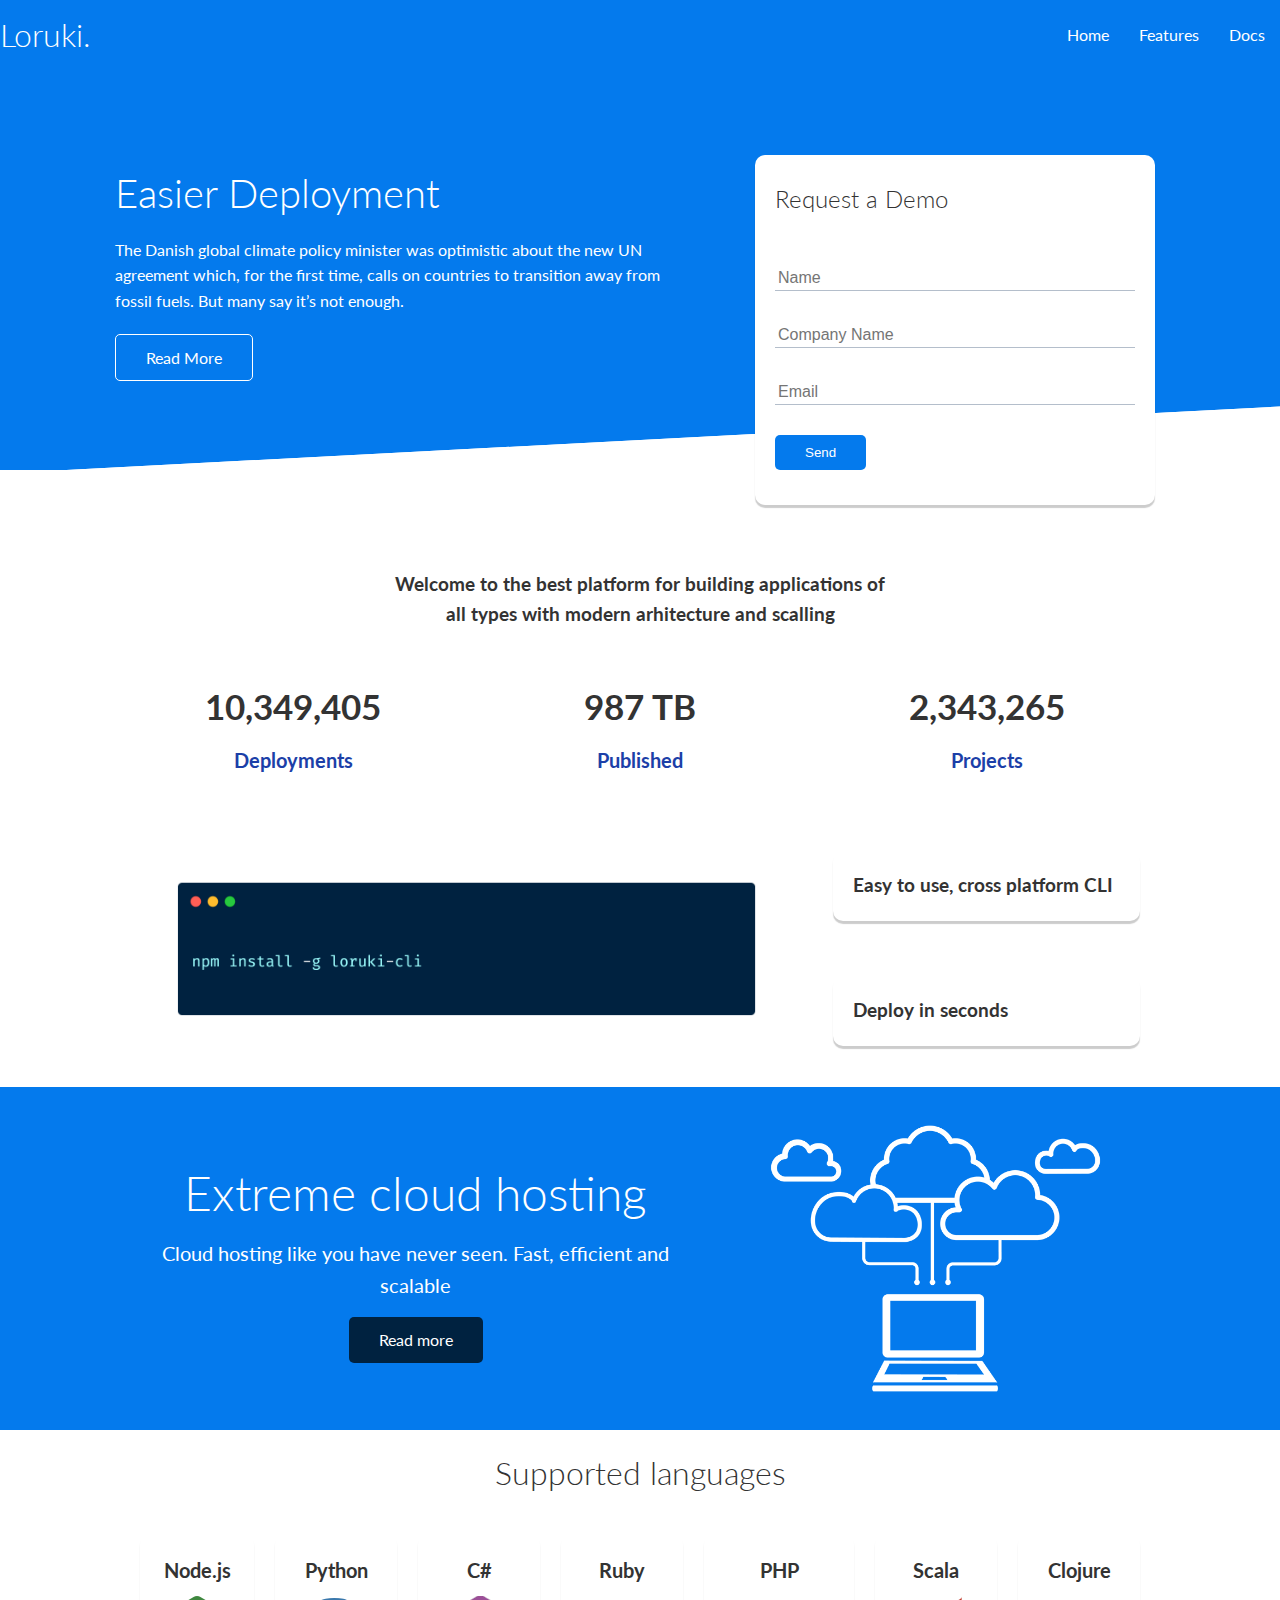
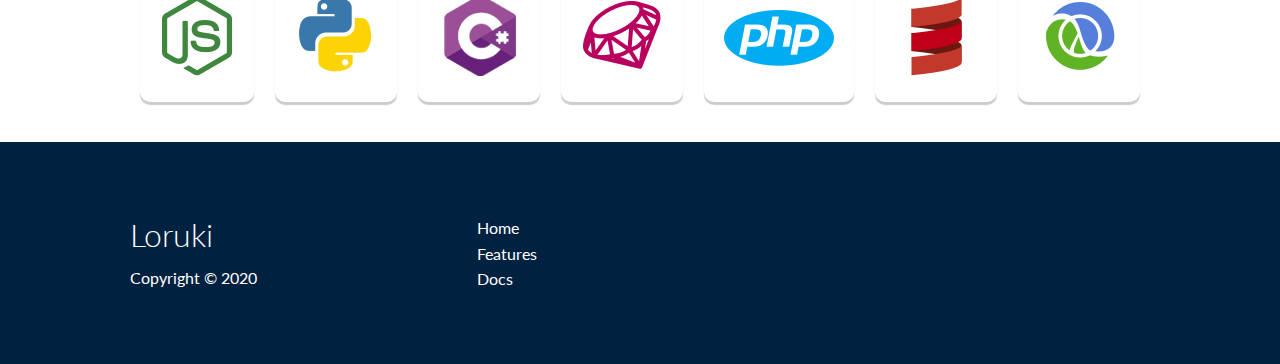
<file: index.html>
<!DOCTYPE html>
<html lang="en">
<head>
    <meta charset="UTF-8">
    <meta name="viewport" content="width=device-width, initial-scale=1.0">
    <link rel="stylesheet" href="css/style.css">
    <link rel="stylesheet" href="css/utilities.css">
    <link rel="stylesheet" href="https://cdnjs.cloudflare.com/ajax/libs/font-awesome/6.5.1/css/all.min.css" integrity="sha512-DTOQO9RWCH3ppGqcWaEA1BIZOC6xxalwEsw9c2QQeAIftl+Vegovlnee1c9QX4TctnWMn13TZye+giMm8e2LwA==" crossorigin="anonymous" referrerpolicy="no-referrer" />
    <title>Loruki | Cloud Hosting For Everyone</title>
</head>
<body>
    <!--Navbar-->
    <div class="navbar">
        <div class="scontainer flex">
            <h1 class="logo">Loruki.</h1>
            <nav>
                <ul>
                    <li><a href="index.html">Home</a></li>
                    <li><a href="index.html">Features</a></li>
                    <li><a href="index.html">Docs</a></li>
                </ul>
            </nav>

        </div>
    </div>
 <!--Showcase-->
 <section class="showcase">
    <div class="container grid">
        <div class="showcase-text">
            <h1>Easier Deployment</h1>
            <p>The Danish global climate policy minister 
                was optimistic about the new UN agreement which, 
                for the first time, calls on countries to transition away from fossil fuels. 
                But many say it’s not enough.</p>
            <a href="features.html" class="btn btn-outline">Read More</a>
         </div>
         <div class="showcase-form card">
            <h2>Request a Demo</h2>
            <form name="contact" netlify-honeypot="bot-field" method="POST" data-netlify="true">
                <input type="hidden" name="form-name" value="contact">
                <p class="hidden">
                    <label>Don’t fill this out if you're human: <input name="bot-field" /></label>
                  </p>
                <div class="form-control">
                    <input type="text" name="name" placeholder="Name" required>
                </div>
                <div class="form-control">
                    <input type="text" name="company" placeholder="Company Name" required>
                </div>
                <div class="form-control">
                    <input type="email" name="email" placeholder="Email" required>
                </div>
                <input type="submit" value="Send" class="btn btn-primary">
               
               
            </form>
         </div>
    </div>

</section>
 <!--Stats-->
 <section class="stats">
 <div class="container">
    <h3 class="stats-heading text-center my-1">
        Welcome to the best platform for building applications of all
         types with modern arhitecture and scalling
    </h3>

    <div class="grid grid-3 text-center my-4">
        <div>
            <i class="fas fa-server fa-3a"></i>
            <h3>10,349,405</h3>
            <p class="text-secondary">Deployments</p>
        </div>
        <div>
            <i class="fas fa-upload fa-3a"></i>
            <h3>987 TB</h3>
            <p class="text-secondary">Published</p>
        </div>
        <div>
            <i class="fas fa-project-diagram fa-3a"></i>
            <h3>2,343,265</h3>
            <p class="text-secondary">Projects</p>
        </div>
    </div>
 </div>
</section>

<!--Cli-->
<section class="cli">
    <div class="container grid">
        <img src="images/cli.png" alt="">
        <div class="card">
            <h3>Easy to use, cross platform CLI</h3>
            </div>
            <div class="card">
                <h3>Deploy in seconds </h3>
            </div>
    </div>
</section>

<!--Cloud-->
<section class="cloud bg-primary my-2 py-2">
    <div class="container grid">
        <div class="text-center">
            <h2 class="lg">Extreme cloud hosting </h2>
            <p class="lead my-1">Cloud hosting like you have never seen.
                Fast, efficient and scalable</p>
                <a href="features.html" class="btn btn-dark">Read more</a>
        </div>
        <img src="images/cloud.png" alt="">
    </div>
</section>

<!--Languages-->
<section class="languages">
    <h2 class="md text-center my-2">
        Supported languages
    </h2>
    <div class="container flex">
        <div class="card">
            <h4>Node.js</h4>
            <img src="logos/node.png" alt="">
        </div>
        <div class="card">
            <h4>Python</h4>
            <img src="logos/python.png" alt="">
        </div>
        <div class="card">
            <h4>C#</h4>
            <img src="logos/csharp.png" alt="">
        </div>
        <div class="card">
            <h4>Ruby</h4>
            <img src="logos/ruby.png" alt="">
        </div>
        <div class="card">
            <h4>PHP</h4>
            <img src="logos/php.png" alt="">
        </div>
        <div class="card">
            <h4>Scala</h4>
            <img src="logos/scala.png" alt="">
        </div>
        <div class="card">
            <h4>Clojure</h4>
            <img src="logos/clojure.png" alt="">
        </div>
    </div>
</section>

  <!-- Footer -->
  <footer class="footer bg-dark py-5">
    <div class="container grid grid-3">
        <div>
            <h1>Loruki</h1>
            <p>Copyright &copy; 2020</p>
        </div>
        <nav>
            <ul>
                <li><a href="index.html">Home</a></li>
                <li><a href="features.html">Features</a></li>
                <li><a href="docs.html">Docs</a></li>
            </ul>
        </nav>
        <div class="social">
            <a href="#"><i class="fab fa-github fa-2x"></i></a>
            <a href="#"><i class="fab fa-facebook fa-2x"></i></a>
            <a href="#"><i class="fab fa-instagram fa-2x"></i></a>
            <a href="#"><i class="fab fa-twitter fa-2x"></i></a>
        </div>
    </div>
</footer>

</body>
</html>
</file>
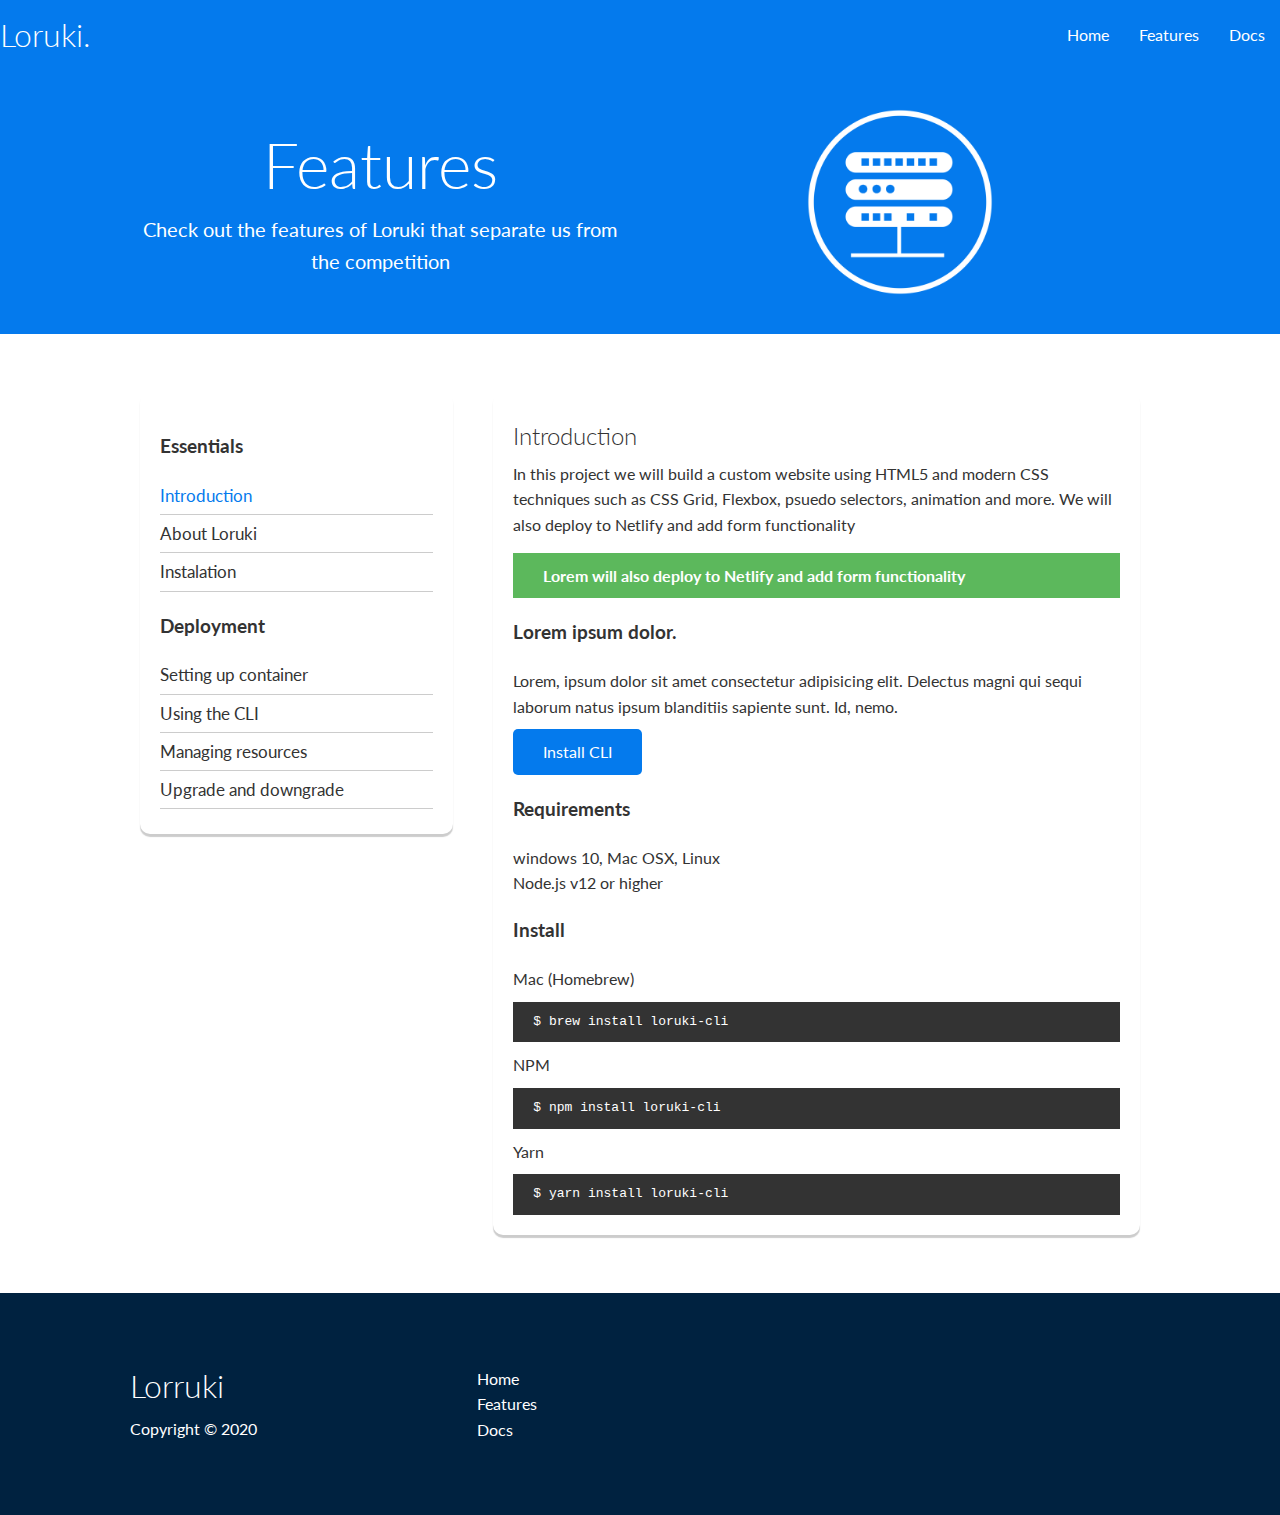
<file: docs.html>
<!DOCTYPE html>
<html lang="en">
<head>
    <meta charset="UTF-8">
    <meta name="viewport" content="width=device-width, initial-scale=1.0">
    <link rel="stylesheet" href="css/style.css">
    <link rel="stylesheet" href="css/utilities.css">
    <link rel="stylesheet" href="https://cdnjs.cloudflare.com/ajax/libs/font-awesome/6.5.1/css/all.min.css" integrity="sha512-DTOQO9RWCH3ppGqcWaEA1BIZOC6xxalwEsw9c2QQeAIftl+Vegovlnee1c9QX4TctnWMn13TZye+giMm8e2LwA==" crossorigin="anonymous" referrerpolicy="no-referrer" />
    <title>Loruki | Cloud Hosting For Everyone</title>
</head>
<body>
    <!--Navbar-->
    <div class="navbar">
        <div class="scontainer flex">
            <h1 class="logo">Loruki.</h1>
            <nav>
                <ul>
                    <li><a href="index.html">Home</a></li>
                    <li><a href="index.html">Features</a></li>
                    <li><a href="index.html">Docs</a></li>
                </ul>
            </nav>

        </div>
    </div>
     <!-- Head -->
     <section class="features-head bg-primary py-3">
        <div class="container grid">
            <div>
            <h1 class="xl">Features</h1>
            <p class="lead">
                Check out the features of Loruki that 
                separate us from the competition
            </p>
        </div>
        
            <img src="images/server.png" alt="">
        </div>
    </section>
     <!-- Docs main -->
     <section class="docs-main my-4">
        <div class="container grid">
            <div class="card bg-light p-3">
                <h3 class="my-2">Essentials</h3>
                <nav>
                    <ul>
                        <li><a class="text-primary"
                         href="#">Introduction</a></li>
                        <li><a href="#">About Loruki</a></li>
                        <li><a href="#">Instalation</a></li>
                    </ul>
                </nav>

                <h3 class="my-2">Deployment</h3>
                <nav>
                    <ul>
                        <li><a href="#">Setting up container</a></li>
                        <li><a href="#">Using the CLI</a></li>
                        <li><a href="#">Managing resources</a></li>
                        <li><a href="#">Upgrade and downgrade</a></li>
                    </ul>
                </nav>
            </div>
            <div class="card">
                <h2>Introduction</h2>
                <p>In this project we will build a custom website using HTML5 
                    and modern CSS techniques such as CSS Grid, Flexbox, 
                    psuedo selectors, animation and more. 
                    We will also deploy to Netlify and add form functionality</p>
                 
                    <div class="alert alert-success">
                    <i class="fas fa-info"></i> Lorem will also deploy to 
                    Netlify and add form functionality
                 </div>   
                 
                 <h3>Lorem ipsum dolor.</h3>
                 <p>Lorem, ipsum dolor sit amet consectetur adipisicing elit. 
                    Delectus magni qui 
                    sequi laborum natus ipsum blanditiis sapiente sunt. Id, nemo.</p>
                    <a href="#" class="btn btn-primary">Install CLI</a>

                    <h3>Requirements</h3>
                    <ul>
                        <li>windows 10, Mac OSX, Linux</li>
                        <li>Node.js v12 or higher</li>
                    </ul>

                    <h3>Install</h3>
                    <p>Mac (Homebrew)</p>
                    <pre><code>$ brew install loruki-cli</code></pre>
                    <p>NPM</p>
                    <pre><code>$ npm install loruki-cli</code></pre>
                    <p>Yarn</p>
                    <pre><code>$ yarn install loruki-cli</code></pre>
                    
            </div>
        </div>
    </section>
   
 
    <!-- Footer -->
    <footer class="footer bg-dark py-5">
        <div class="container grid grid-3">
            <div>
                <h1>Lorruki</h1>
                <p>Copyright &copy; 2020</p>
            </div>
            <nav>
                <ul>
                    <li><a href="index.html">Home</a></li>
                    <li><a href="features.html">Features</a></li>
                    <li><a href="docs.html">Docs</a></li>
                </ul>
            </nav>
            <div class="social">
                <a href="#"><i class="fab fa-github fa-2x"></i></a>
                <a href="#"><i class="fab fa-facebook fa-2x"></i></a>
                <a href="#"><i class="fab fa-instagram fa-2x"></i></a>
                <a href="#"><i class="fab fa-twitter fa-2x"></i></a>
            </div>
        </div>
    </footer>

</body>
</html>
</file>
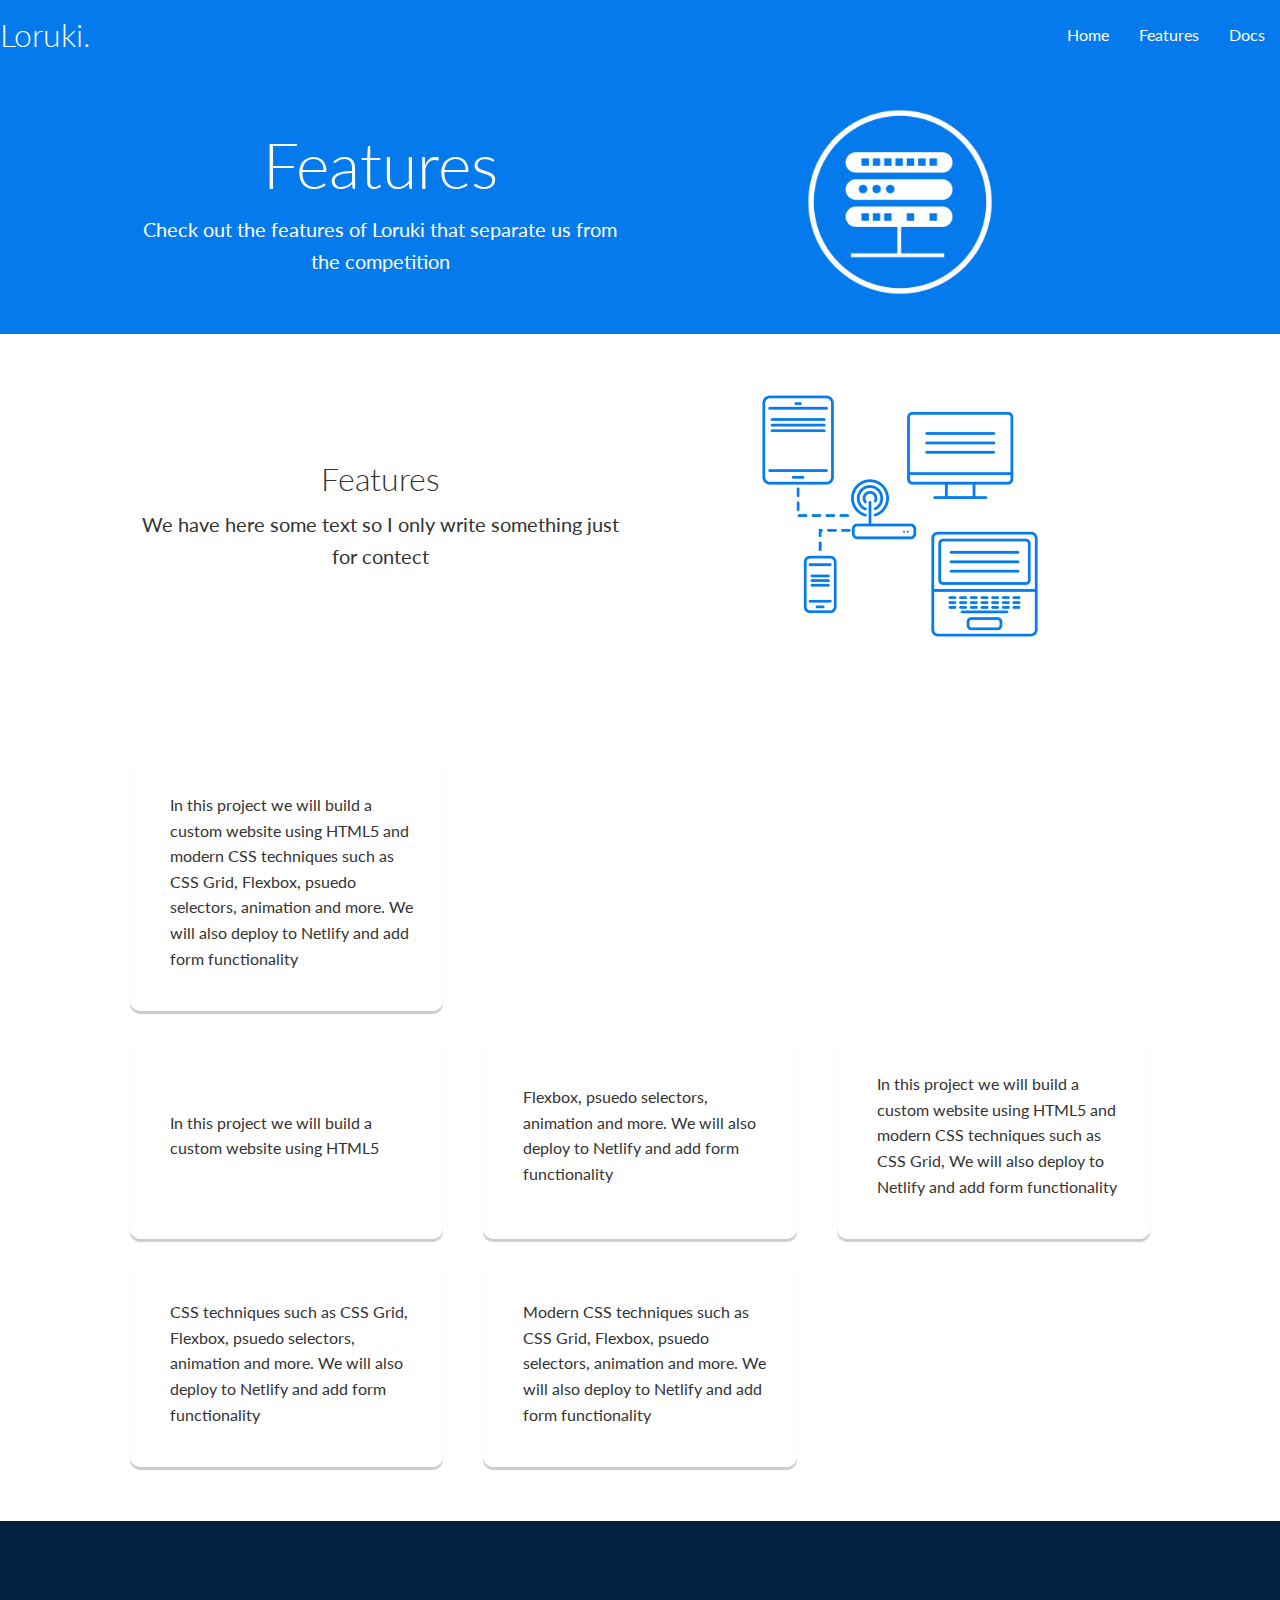
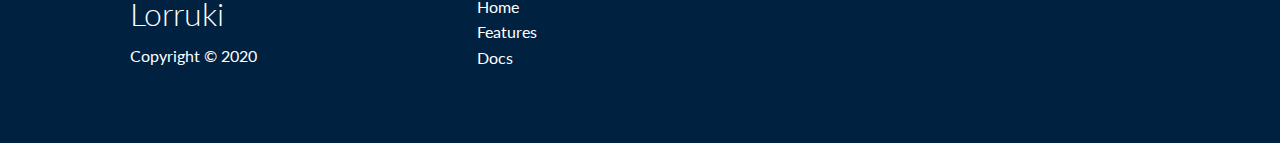
<file: features.html>
<!DOCTYPE html>
<html lang="en">
<head>
    <meta charset="UTF-8">
    <meta name="viewport" content="width=device-width, initial-scale=1.0">
    <link rel="stylesheet" href="css/style.css">
    <link rel="stylesheet" href="css/utilities.css">
    <link rel="stylesheet" href="https://cdnjs.cloudflare.com/ajax/libs/font-awesome/6.5.1/css/all.min.css" integrity="sha512-DTOQO9RWCH3ppGqcWaEA1BIZOC6xxalwEsw9c2QQeAIftl+Vegovlnee1c9QX4TctnWMn13TZye+giMm8e2LwA==" crossorigin="anonymous" referrerpolicy="no-referrer" />
    <title>Loruki | Cloud Hosting For Everyone</title>
</head>
<body>
    <!--Navbar-->
    <div class="navbar">
        <div class="scontainer flex">
            <h1 class="logo">Loruki.</h1>
            <nav>
                <ul>
                    <li><a href="index.html">Home</a></li>
                    <li><a href="index.html">Features</a></li>
                    <li><a href="index.html">Docs</a></li>
                </ul>
            </nav>

        </div>
    </div>
     <!-- Head -->
     <section class="features-head bg-primary py-3">
        <div class="container grid">
            <div>
            <h1 class="xl">Features</h1>
            <p class="lead">
                Check out the features of Loruki that 
                separate us from the competition
            </p>
        </div>
        
            <img src="images/server.png" alt="">
        </div>
    </section>

    <!-- Sub head -->
    <section class="features-sub-head bg-light py-3">
        <div class="container grid">
            <div>
            <h1 class="md">Features</h1>
            <p class="lead">
                We have here some text so I only
                write something just for contect 
            </p>
        </div>
             <img src="images/server2.png" alt="">
            </div>
    </section>

    <section class="features-main my-2">
        <div class="container grid grid-3">
            <div class="card flex">
                <i class="fas fa-server fa-3x"></i>
                <p>In this project we will build a custom website using HTML5
                    and modern CSS techniques such as CSS Grid, Flexbox, psuedo selectors, 
                    animation and more. 
                    We will also deploy to Netlify and add form functionality</p>
            </div>
            <div class="card flex">
                <i class="fas fa-server fa-3x"></i>
                <p>In this project we will build a custom website using HTML5
                    </p>
            </div>
            <div class="card flex">
                <i class="fas fa-server fa-3x"></i>
                <p> Flexbox, psuedo selectors, 
                    animation and more. 
                    We will also deploy to Netlify and add form functionality</p>
            </div>
            <div class="card flex">
                <i class="fas fa-server fa-3x"></i>
                <p>In this project we will build a custom website using HTML5
                    and modern CSS techniques such as CSS Grid,
                    We will also deploy to Netlify and add form functionality</p>
            </div>
            <div class="card flex">
                <i class="fas fa-server fa-3x"></i>
                <p>CSS techniques such as CSS Grid, Flexbox, psuedo selectors, 
                    animation and more. 
                    We will also deploy to Netlify and add form functionality</p>
            </div>
            <div class="card flex">
                <i class="fas fa-server fa-3x"></i>
                <p> Modern CSS techniques such as CSS Grid, Flexbox, psuedo selectors, 
                    animation and more. 
                    We will also deploy to Netlify and add form functionality</p>
            </div>
        </div>
    </section>
     <!-- Footer -->
  <footer class="footer bg-dark py-5">
    <div class="container grid grid-3">
        <div>
            <h1>Lorruki</h1>
            <p>Copyright &copy; 2020</p>
        </div>
        <nav>
            <ul>
                <li><a href="index.html">Home</a></li>
                <li><a href="features.html">Features</a></li>
                <li><a href="docs.html">Docs</a></li>
            </ul>
        </nav>
        <div class="social">
            <a href="#"><i class="fab fa-github fa-2x"></i></a>
            <a href="#"><i class="fab fa-facebook fa-2x"></i></a>
            <a href="#"><i class="fab fa-instagram fa-2x"></i></a>
            <a href="#"><i class="fab fa-twitter fa-2x"></i></a>
        </div>
    </div>
</footer>

</body>
</html>
</file>
<file: css/style.css>
@import url('https://fonts.googleapis.com/css2?family=Lato:wght@300&family=Poppins:wght@200;300;400;500;600;700;800;900&display=swap');

:root {
    --primary-color: #047aed;
    --secondary-color: #1c3fa8;
    --dark-color: #002240;
    --light-color: #f4f4f4;
    --success-color: #5cb85c;
    --error-color: #d9534f;
}
* {
    box-sizing: border-box;
    margin: 0;
    padding: 0;
}

body {
    font-family: 'Lato', sans-serif;
    color: #333;
    line-height: 1.6;
}

ul {
    list-style-type: none;

}

a {
    text-decoration: none; 
    color: #333;
}

h1, h2 {
    font-weight: 300;
    line-height: 1.2;
    margin: 10px 0;
}

p {
    margin: 10px 0;
}

img {
    width: 100%;
}
code, pre {
    background: #333;
    color: #fff;
    padding: 10px;
}

.hidden {
    visibility: hidden;
    height: 0;
}
/*navbar*/
.navbar {
    background-color: var(--primary-color);
    color: #fff;
    height: 70px;
}

.navbar ul {
    display: flex;
}

.navbar a {
    color: #fff;
    padding: 10px;
    margin: 0 5px;
}

.navbar a:hover {
    border-bottom: 2px solid #fff;
}
.navbar .flex {
    justify-content: space-between;
}

/* showcase */
.showcase {
    height: 400px;
    background-color: var(--primary-color);
    color: #fff;
    position: relative;
}

.showcase h1 {
    font-size: 40px;
}

.showcase p {
    margin: 20px 0;
}
.showcase .grid {
    grid-template-columns: 55% 45%;
    gap: 30px;
    overflow: visible;
}

.showcase-text {
    animation: slideInFromLeft 1s ease-in;
}
.showcase-form {
position: relative;
top: 60px;
height: 350px;
width: 400px;
padding: 40px;
z-index: 100;
justify-self: flex-end;
animation: slideInFromRight 1s ease-in;
}

.grid {
    display: grid;
    grid-template-columns: repeat(2, 1fr);
    gap: 20px;
    justify-content: center;
    align-items: center;
    height: 100%;
}

.grid-3 {
    grid-template-columns: repeat(3, 1fr);
}

/*Margin*/
.m-1 {
    margin: 1rem;
}
.m-2 {
    margin: 1.5rem;
}
.m-3 {
    margin: 2rem;
}
.m-4 {
    margin: 3rem;
}
.m-5 {
    margin: 4rem;
}

.my-1 {
    margin: 1rem 0;
}
.my-2 {
    margin: 1.5rem 0;
}
.my-3 {
    margin: 2rem 0;
}
.my-4 {
    margin: 3rem 0;
}
.my-5 {
    margin: 4rem 0;
}

/*Padding*/
.p-1 {
    padding: 1rem;
}
.p-2 {
    padding: 1.5rem;
}
.p-3 {
   padding: 2rem;
}
.p-4 {
    padding: 3rem;
}
.p-5 {
    padding: 4rem;
}

.py-1 {
    padding: 1rem 0;
}
.py-2 {
    padding: 1.5rem 0;
}
.py-3 {
    padding: 2rem 0;
}
.py-4 {
    padding: 3rem 0;
}
.py-5 {
    padding: 4rem 0;
}
.showcase-form .form-control {
    margin: 30px 0;
}

.showcase-form input[type='text'],
.showcase-form input[type='email'] {
    border: 0;
    border-bottom: 1px solid #b4becb;
    width: 100%;
    padding: 3px;
    font-size: 16px;
}
.showcase-form input:focus {
    outline: none;
}
.showcase::before,
.showcase::after {
    content: '';
    position: absolute;
    height: 100px;
    bottom: -70px;
    right: 0;
    left: 0;
    background: #fff;
    transform: skewY(-3deg);
    -webkit-transform: skewY(-3deg);
    -ms-transform: skewY(-3deg);
    -moz-transform: skewY(-3deg);
}
/* Stats */
.stats {
    padding-top: 100px;
    animation: slideInFromBottom 1s ease-in;
}
.stats-heading {
    max-width: 500px;
    margin: auto;
    
}

.stats .grid h3 {
    font-size: 35px;
}
.stats .grid p {
    font-size: 20px;
    font-weight: bold;
}

/* Cli */
.cli .grid {
    grid-template-columns: repeat(3, 1fr);
    grid-template-rows: repeat(2, 1fr);
}

.cli .grid > *:first-child {
grid-column: 1 / span 2;
grid-row: 1 / span 2;
}

/* Cloud */
.cloud .grid {
    grid-template-columns:4fr 3fr;
}

/* Languages */
.languages .flex {
    flex-wrap: wrap;
}
.languages .card {
    text-align: center;
    margin: 18px 10px 40px;
    transition: transform 0.2s ease-in;
}

.languages .card h4 {
    font-size: 20px;
    margin-bottom: 10px;
}
.languages .card:hover {
transform: translateY(-15px);
}

/* Features */
.features-head img,
.docs-head img
 {
    width: 200px;
    justify-self: flex-end;
}

.features-sub-head img {
    width: 300px;
    justify-self: flex;
}
.features-main .card > i {
    margin-right: 20px;
}

.features-main .grid {
    padding: 30px;
}
.features-main .grid > *:first-child {
  grid-column: 1 / span 3;
}
.features-main .grid > *:nth-child(2) {
    grid-column: 1 / span 2;
}
/* Docs */
.docs-main h3 {
    margin: 20px 0;
}
.docs-main .grid {
    grid-template-columns: 1fr 2fr;
    align-items: flex-start;
}

.docs-main nav li {
    font-size: 17px;
    padding-bottom: 5px;
    margin-bottom: 5px;
    border-bottom: 1px #ccc solid;
}
.docs-main a:hover {
    font-weight: bold;
}

/* Footer */
.footer .social a {
    margin: 0 10px;

}

/* Animations */
@keyframes slideInFromLeft {
    0% {
        transform: translateX(-100%);
    }
    100% {
        transform: translateX(0);
    }
}
@keyframes slideInFromRight {
    0% {
        transform: translateX(100%);
    }
    100% {
        transform: translateX(0);
    }
}
@keyframes slideInFromTop{
    0% {
        transform: translateY(-100%);
    }
    100% {
        transform: translateX(0);
    }
}
@keyframes slideInFromBottom{
    0% {
        transform: translateY(100%);
    }
    100% {
        transform: translateX(0);
    }
}

/* Tablets  and under */
@media(max-width: 768px) {
.grid,
.showcase .grid,
.stats .grid,
.cli .grig,
.cloud .grid,
.features-main .grid,
.docs-main .grid {
    grid-template-columns: 1fr;
    grid-template-rows: 1fr;
}

.showcase {
    height: auto;
}
.showcase-text {
    text-align: center;
    margin-top: 40px;
    animation: slideInFromTop 1s ease-in;
}

.showcase-form {
    justify-self: center;
    margin: auto;
    animation: slideInFromBottom 1s ease-in;
}
.cli .grid > *:first-child {
    grid-column: 1;
    grid-row: 1;
}
}
.features-head,
.features-sub-head,
.docs-head {
    text-align: center;
}

.features-head img,
.features-sub-head img,
.docs-head img{
    justify-self: center;
}
.features-main .grid > *:first-child,
.features-main .grid > *:nth-child(2) {
    grid-column: 1;
}

/* Mobile */
@media(max-width: 500px) {
.navbar{
    height: 110px;
}
.navbar .flex {
    flex-direction: column;
}
.navbar ul {
    padding: 10px;
    background-color: rgba(0, 0, 0, 0.1);
}
}
</file>
<file: css/utilities.css>
.container {
    max-width: 1100px;
    margin: 0 auto;
    overflow: auto;
    padding: 0 40px;
}

.card {
    background-color: #fff;
    color: #333;
    border-radius: 10px;
    box-shadow: 0 3px 1px rgba(0, 0, 0, 0.2);
    padding: 20px;
    margin: 10px;
}

.btn {
    display: inline-block;
    padding: 10px 30px;
    cursor: pointer;
    background: var(--primary-color);
    color: #fff;
    border: none;
    border-radius: 5px;

}

.btn-outline {
    background-color: transparent;
    border: 1px #fff solid;
}
.btn:hover {
    transform: scale(0.98);
}

/* Background & colored buttons */

.bg-primary, 
.btn-primary {
    background-color: var(--primary-color);
    color: #fff;
}

.bg-secondary, 
.btn-secondary {
    background-color: var(--secondary-color);
    color: #fff;
}

.bg-dark, 
.btn-dark {
    background-color: var(--dark-color);
    color: #fff;
}
.bg-primary a, 
.btn-primary a,
.bg-secondary a, 
.btn-secondary a,
.bg-dark a, 
.btn-dark a {
 color: #fff;
}


.btn-light {
    background-color: var(--light-color);
    color: #333;
}
/* Text colors */
.text-primary {
    color: var(--primary-color);
}
.text-secondary {
    color: var(--secondary-color);
}
.text-dark {
    color: var(--dark-color);
}
.text-light {
    color: var(--light-color);
}




/* Text sizes */
.lead {
    font-size: 20px;
}
.sm {
    font-size: 1rem;
}
.md {
    font-size: 2rem;
}
.lg {
    font-size: 3rem;
}
.xl {
    font-size: 4rem;
}

.text-center {
text-align: center;
}

 /* Alert */
 .alert {
    background-color: var(--light-color);
    padding: 10px 20px;
    font-weight: bold;
    margin: 15px 0;
 }
 .alert i {
    margin-right: 10px;
 }

 .alert-success {
    background-color: var(--success-color);
    color: #fff;
 }
 .alert-error {
    background-color: var(--error-color);
    color: #fff;
 }
.flex {
    display: flex;
    justify-content: space-between;
    align-items: center;
    height: 100%;
}
</file>
